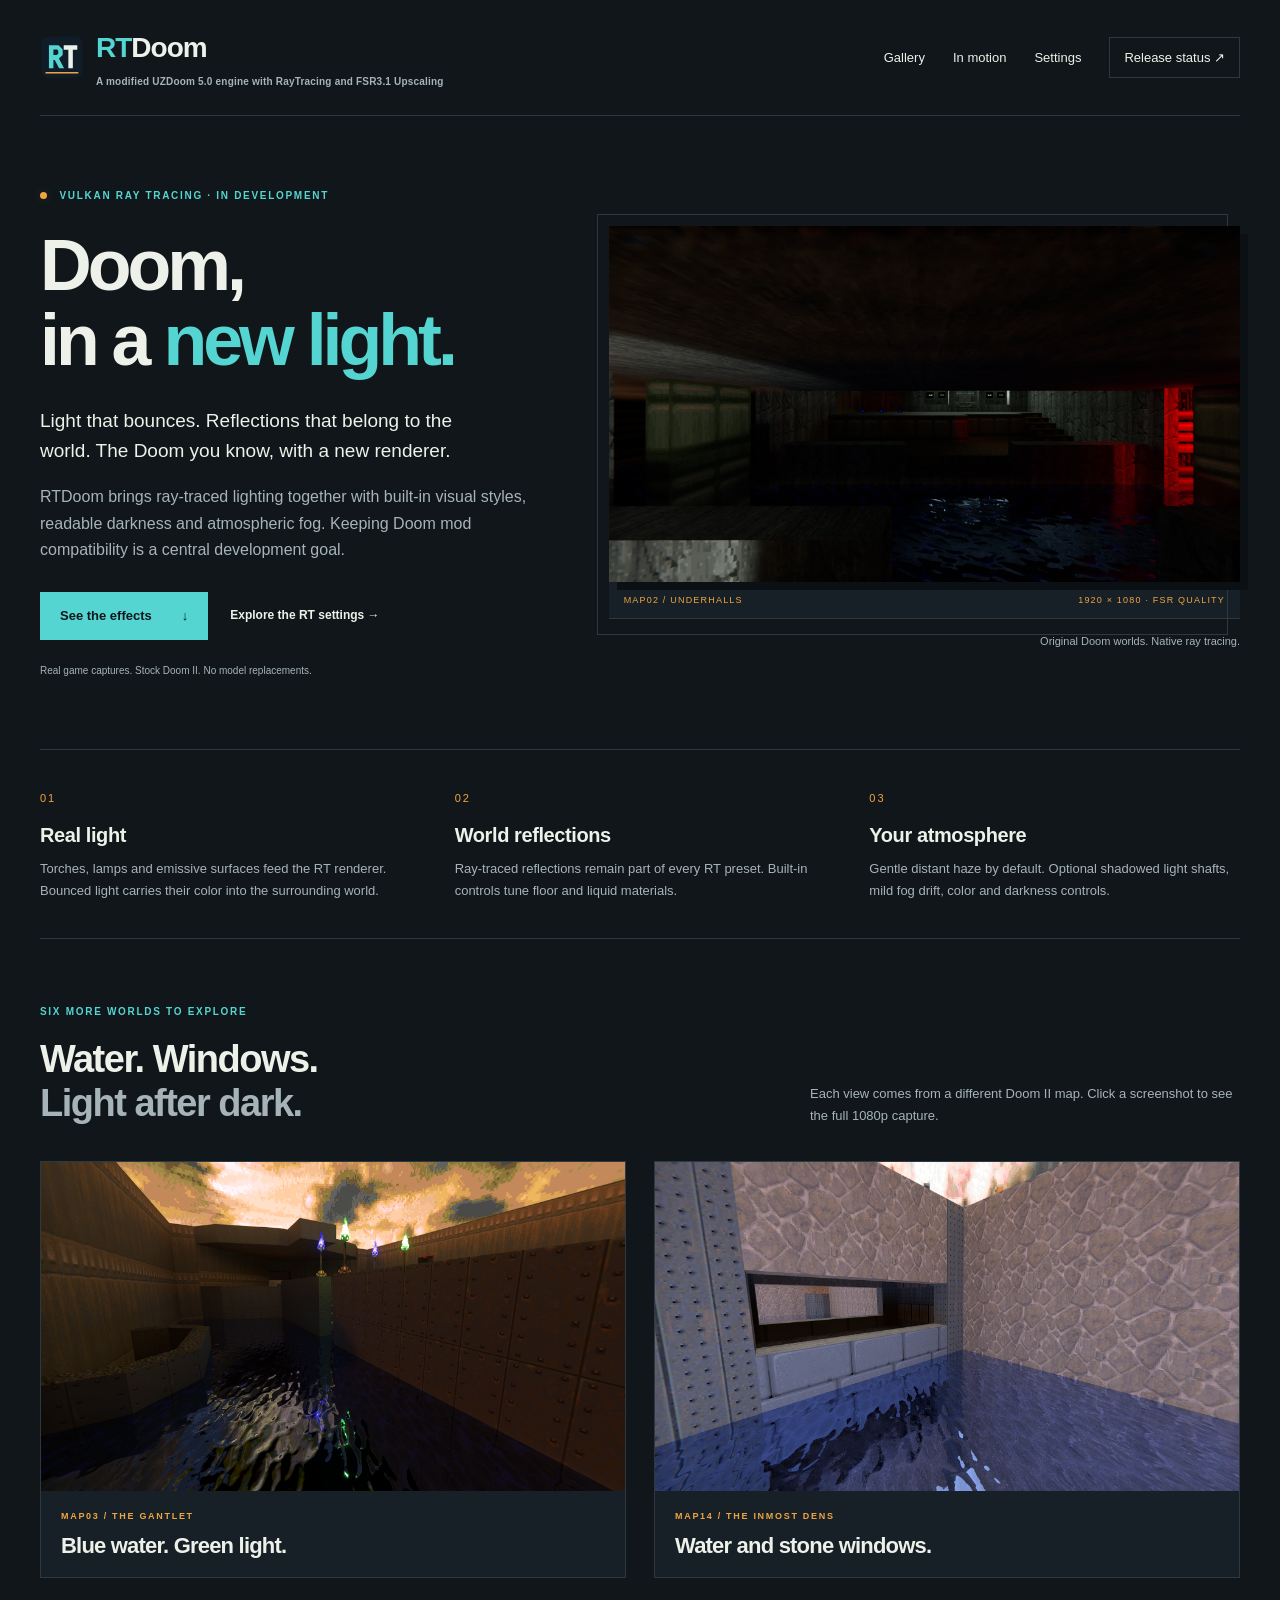
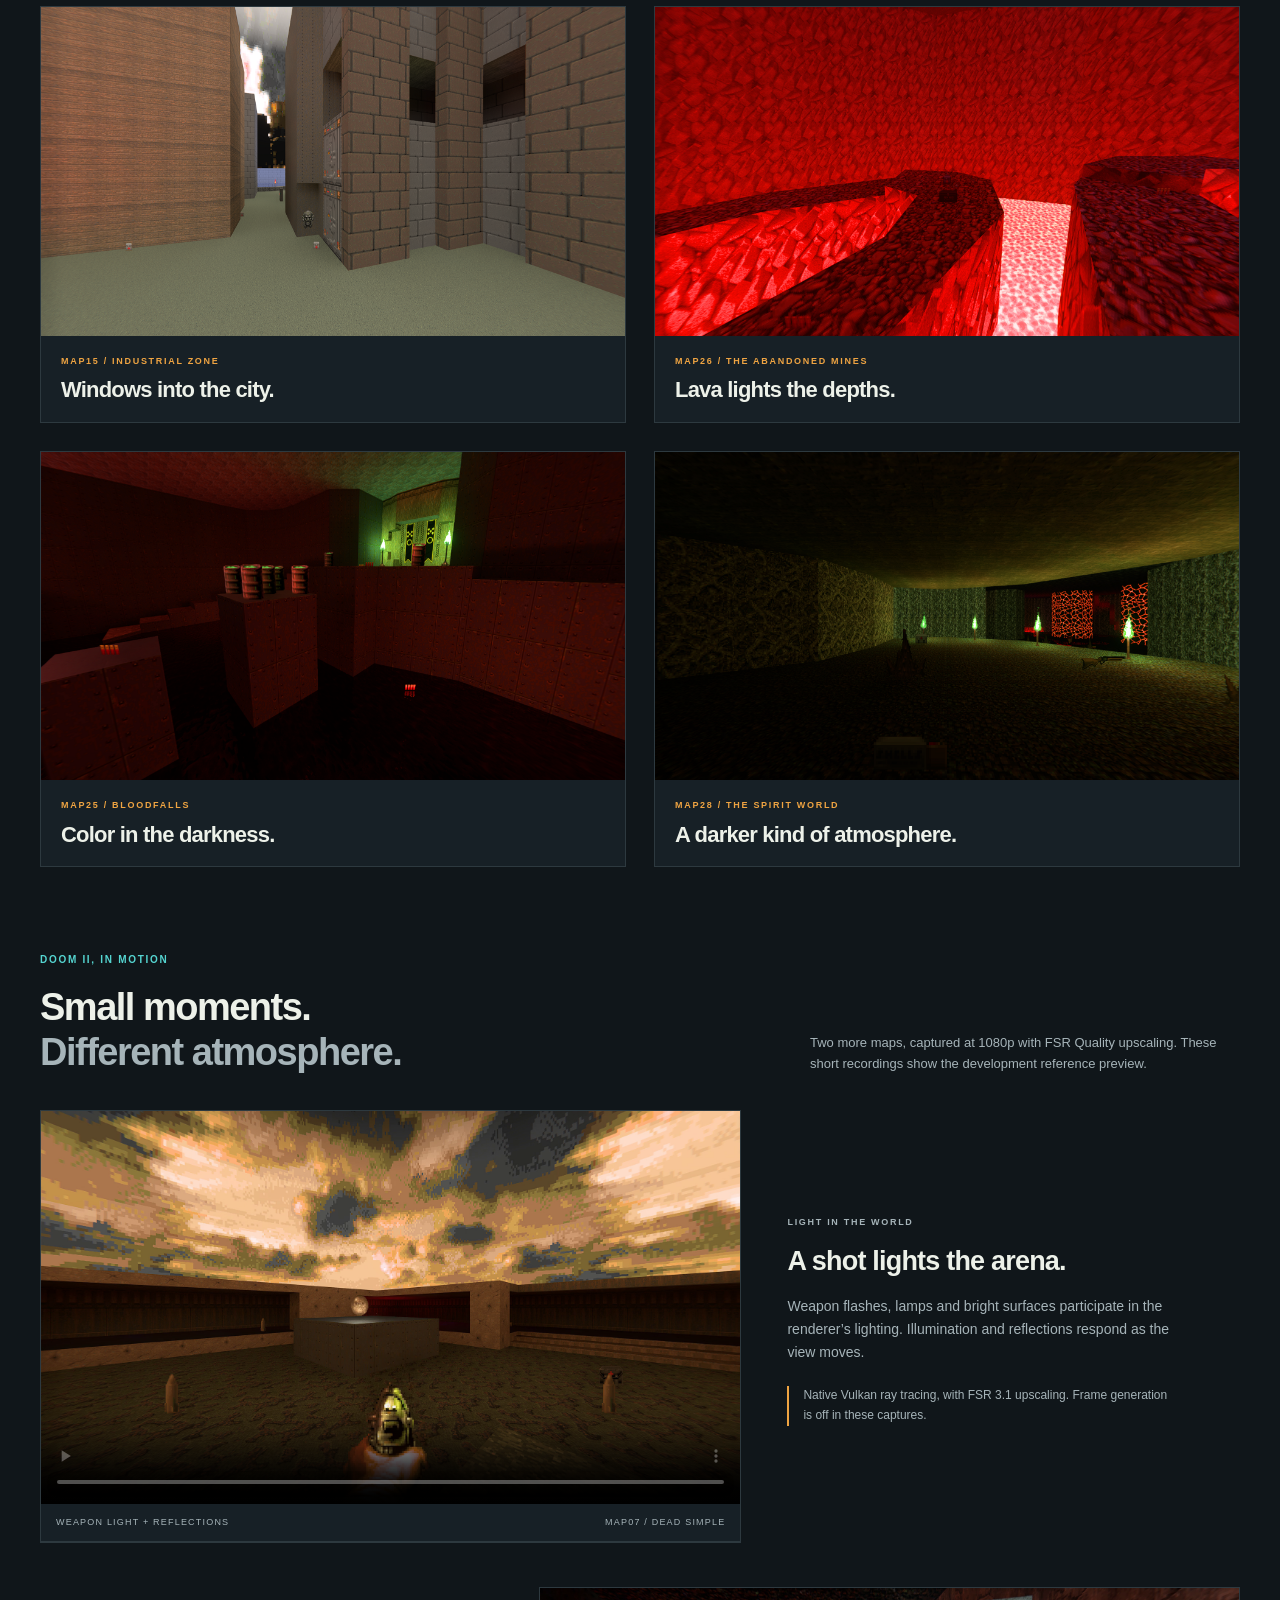
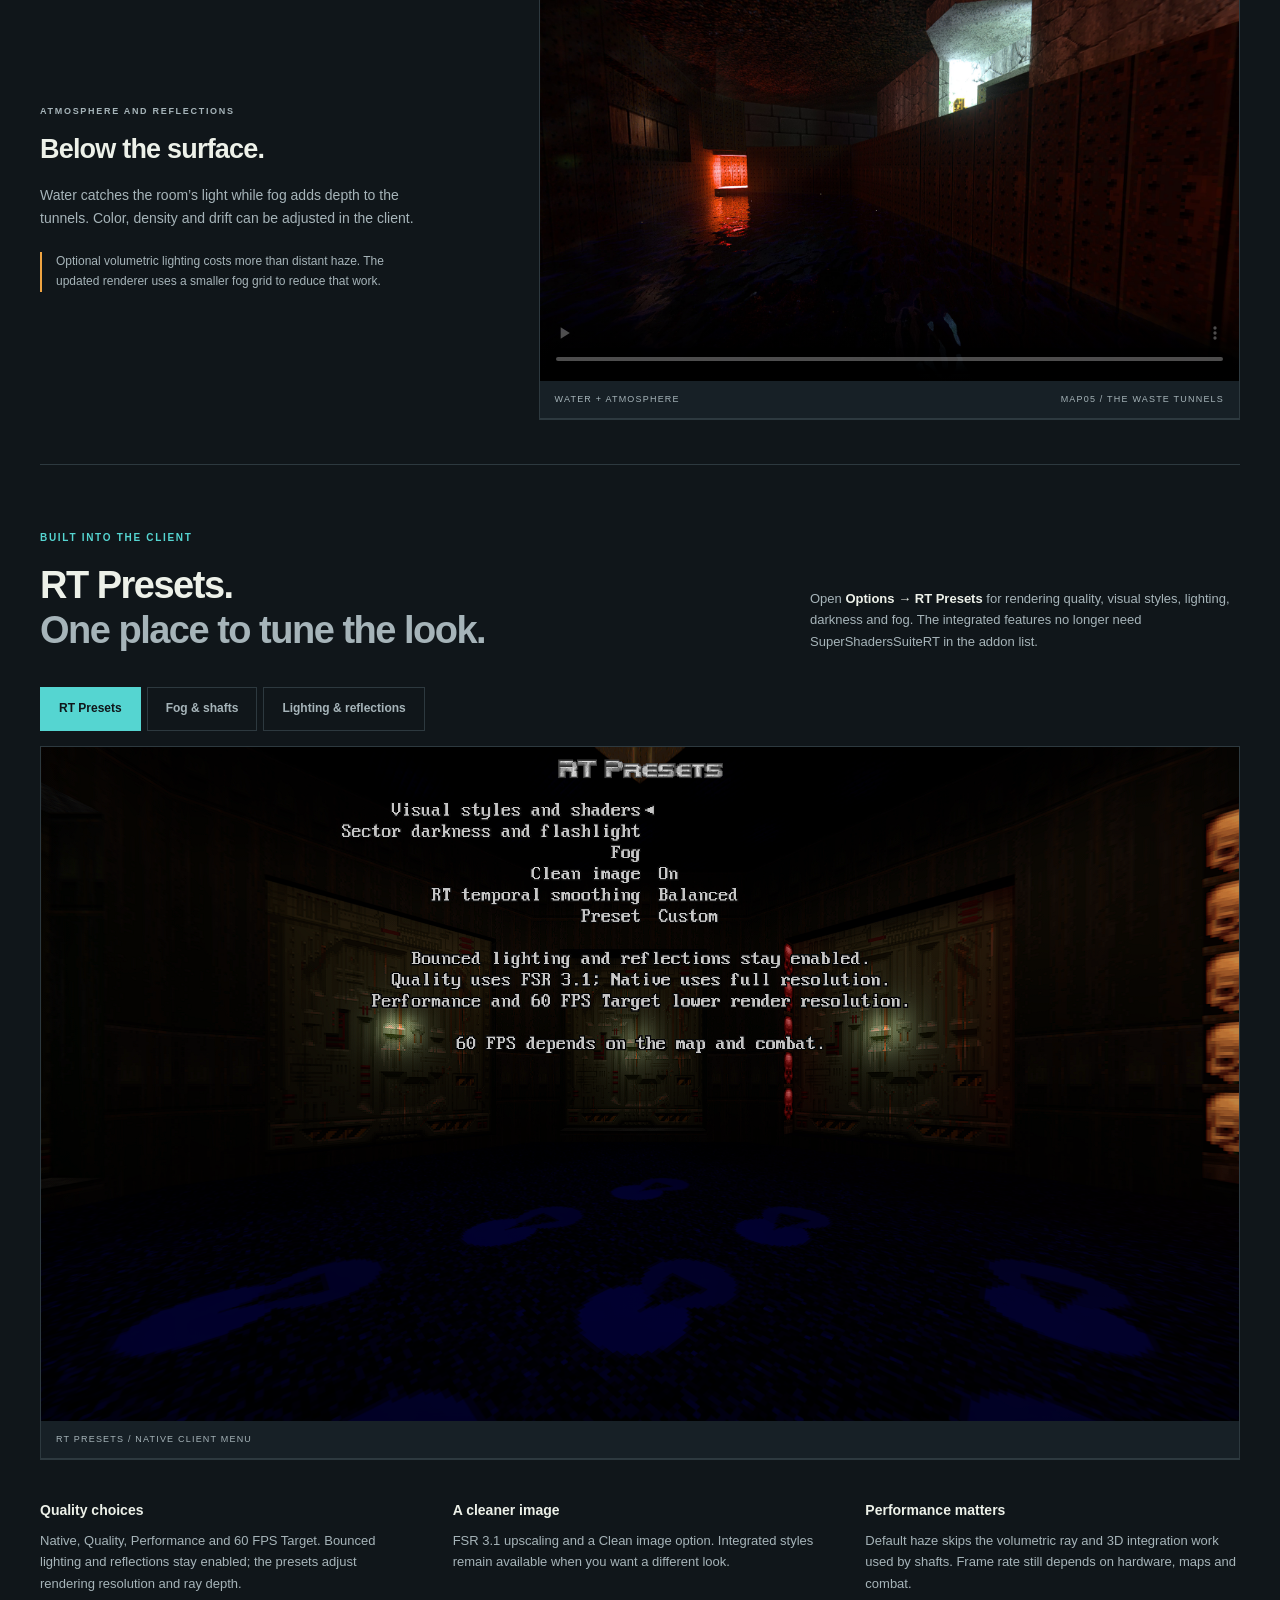
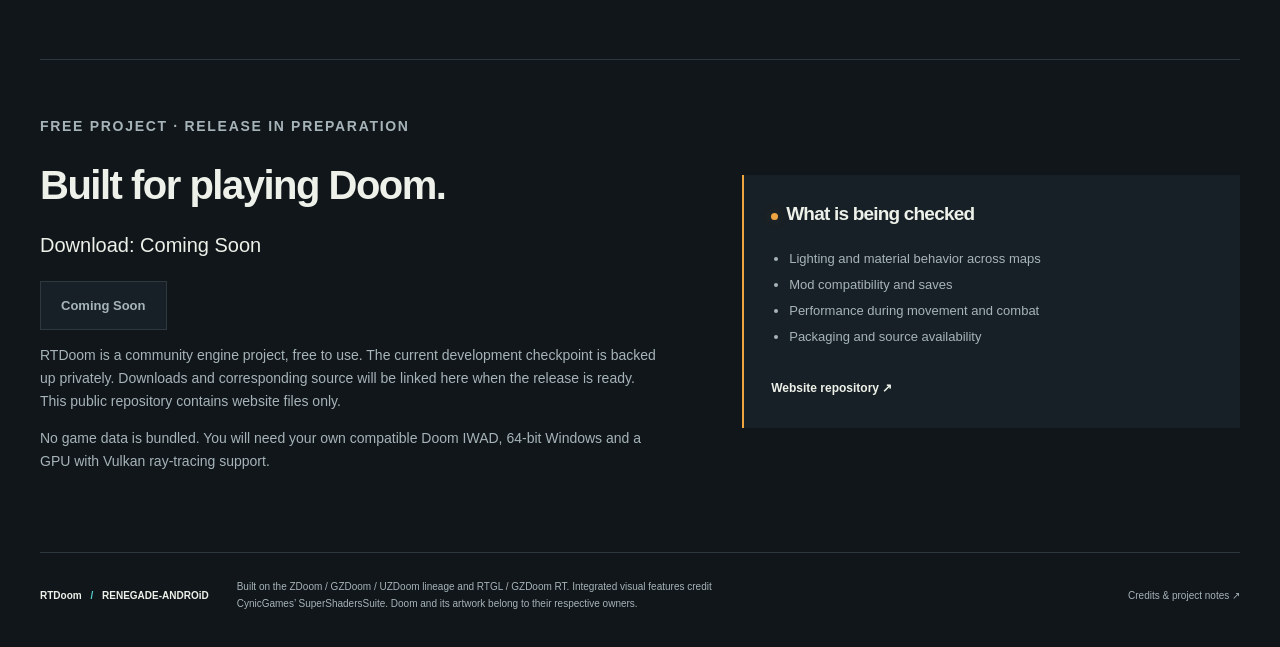
<file: index.html>
<!doctype html><html lang="en"><head><meta charset="utf-8"><meta name="viewport" content="width=device-width,initial-scale=1"><meta http-equiv="refresh" content="0;url=/RTDoom/"><link rel="canonical" href="https://renegade-android.github.io/RTDoom/"><title>RTDoom</title></head><body><p><a href="/RTDoom/">Open the RTDoom website</a></p><script>location.replace('/RTDoom/'+location.search+location.hash);</script></body></html>
</file>
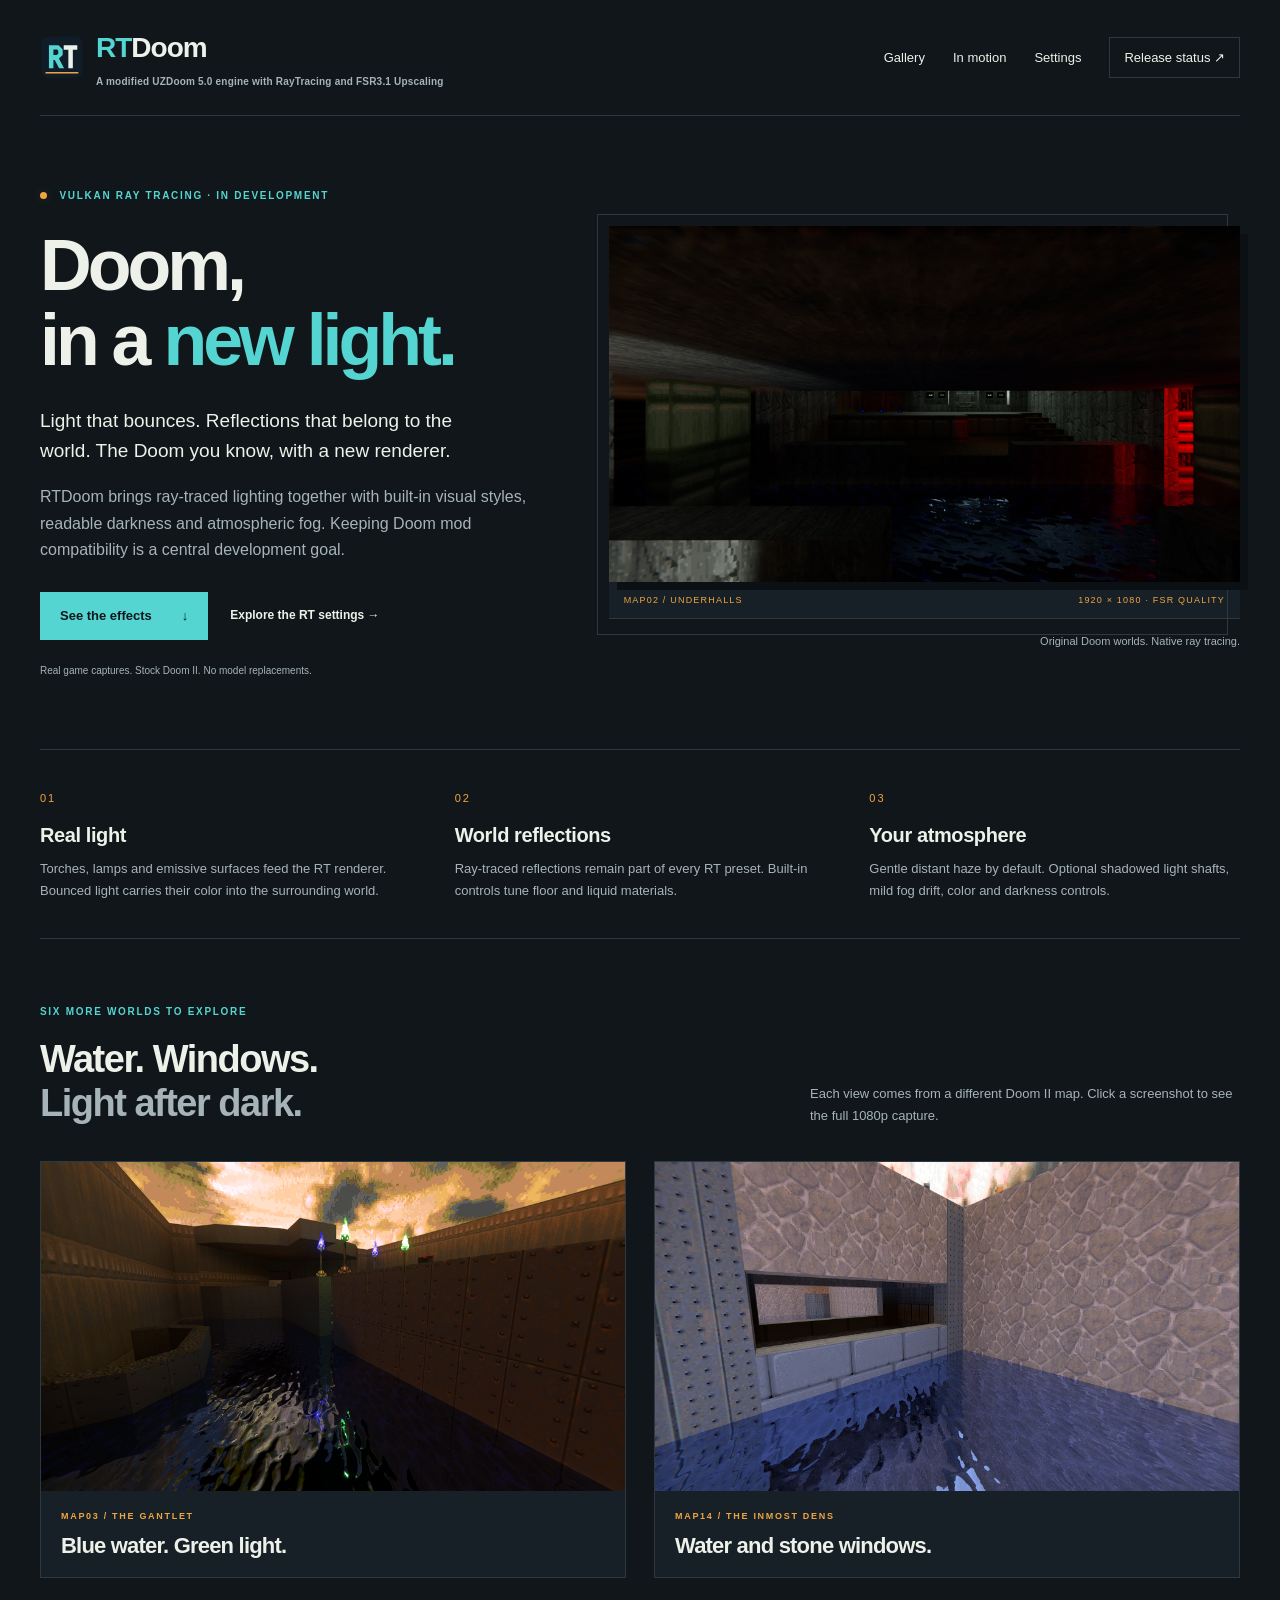
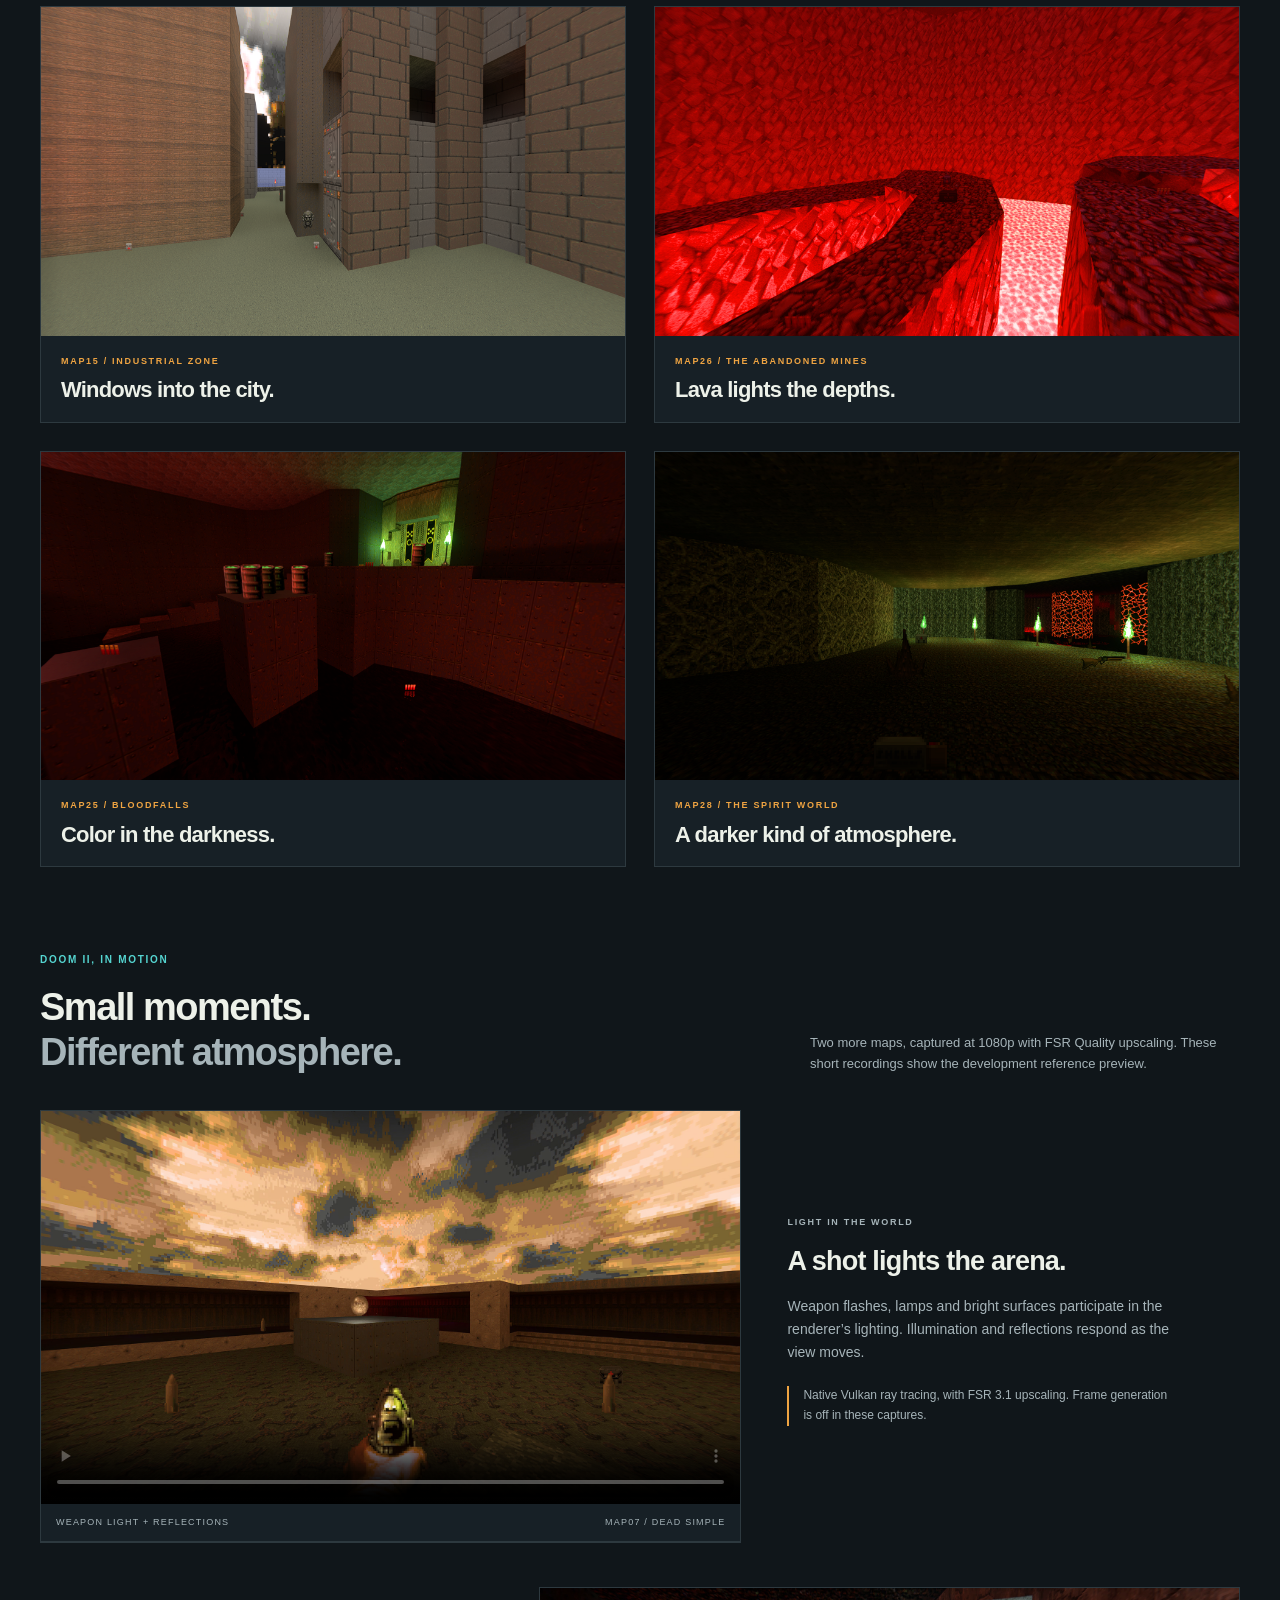
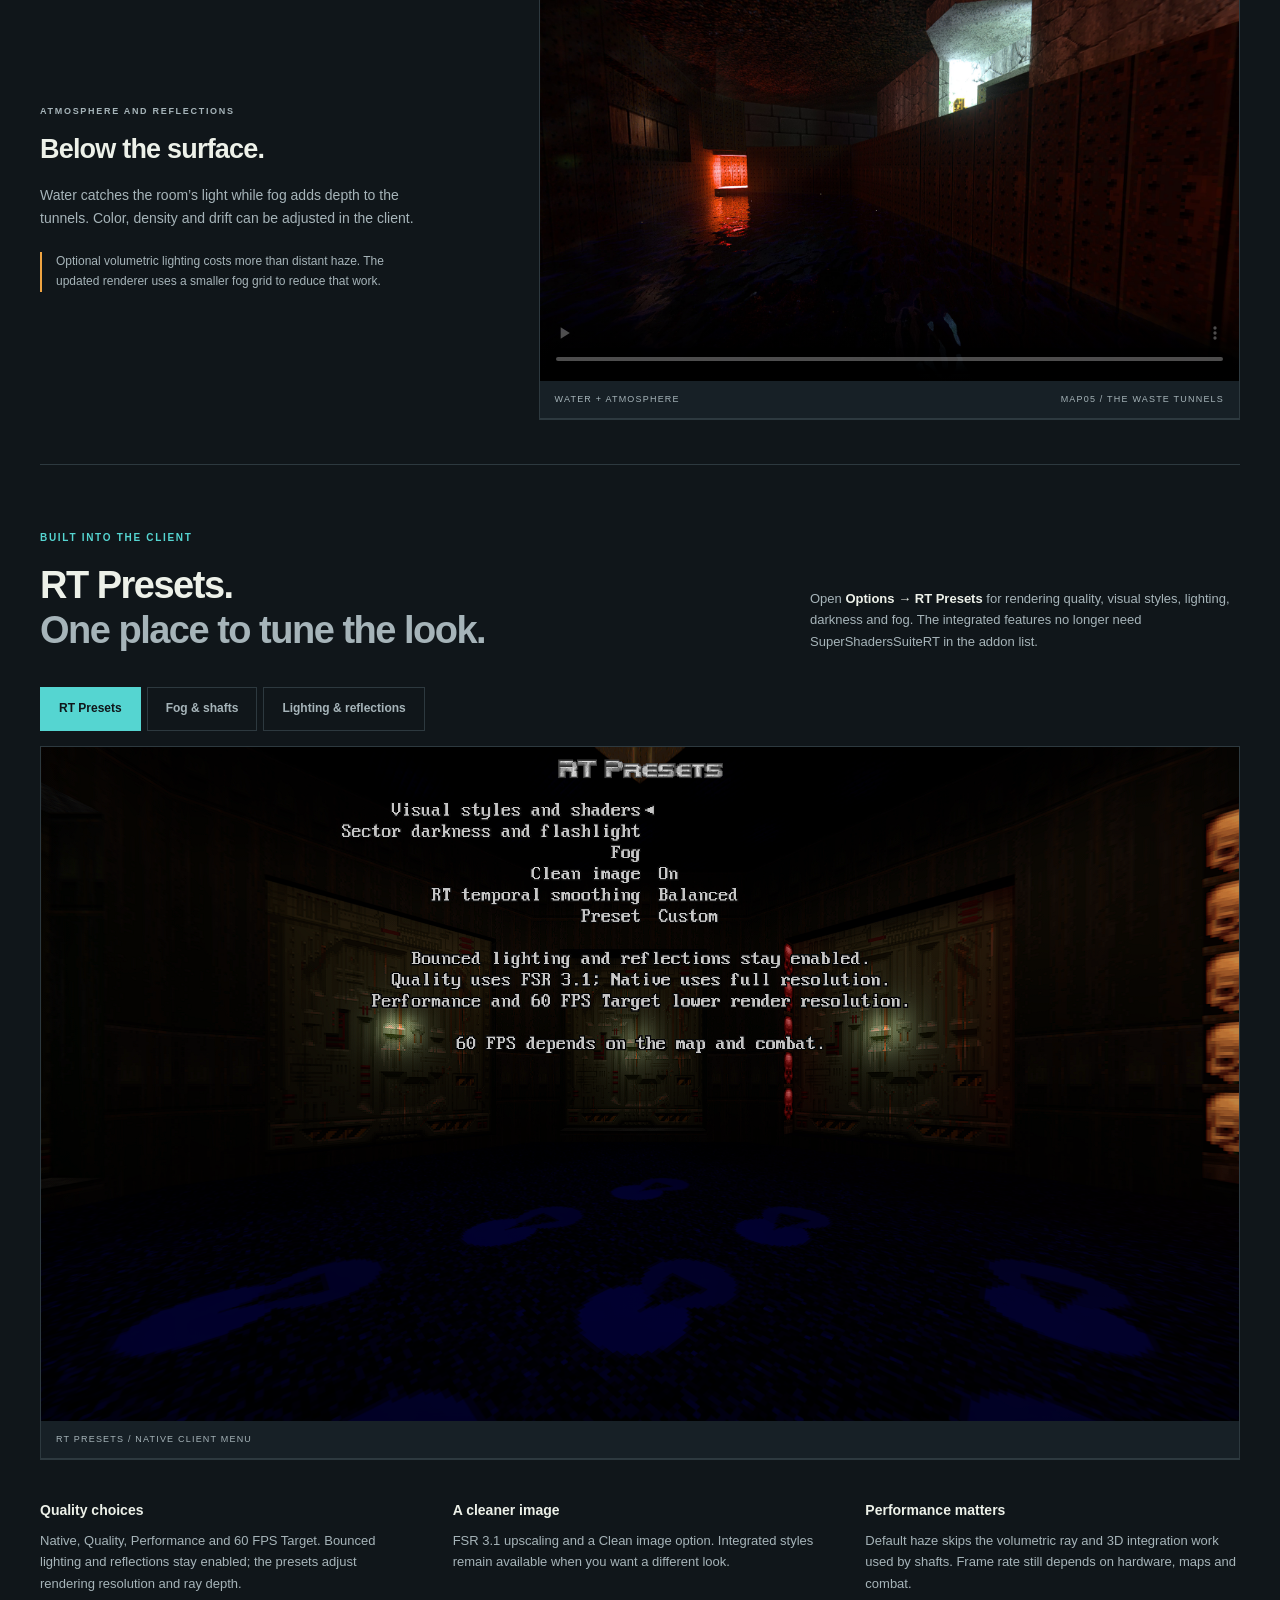
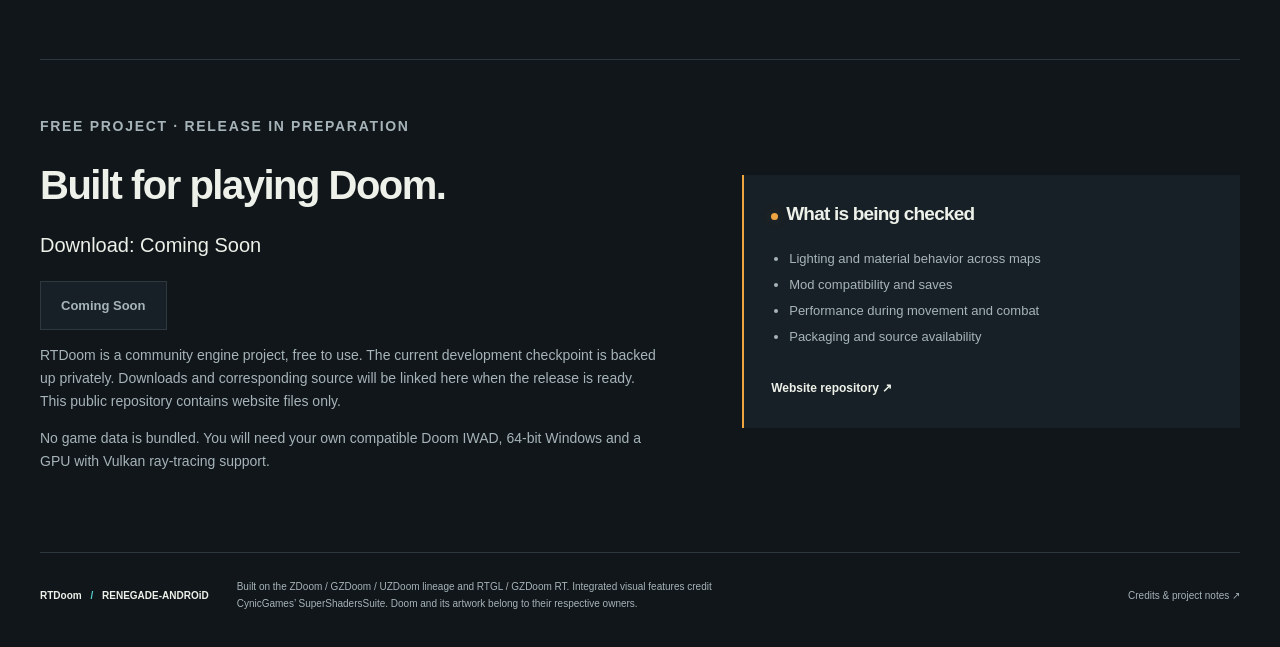
<file: RTDoom/index.html>
<!doctype html>
<html lang="en">
<head>
  <meta charset="utf-8">
  <meta name="viewport" content="width=device-width,initial-scale=1">
  <meta name="theme-color" content="#10161a">
  <meta name="description" content="RTDoom is a free Doom engine project with Vulkan ray-traced lighting, reflections, integrated visual styles and simple fog. See stock Doom captures and the new RT settings.">
  <title>RTDoom — Doom, in a new light</title>
  <link rel="icon" href="assets/rtdoom.svg" type="image/svg+xml">
  <link rel="stylesheet" href="styles.css">
  <script src="site.js" defer></script>
</head>
<body>
  <a class="skip" href="#main">Skip to content</a>
  <header class="wrap site-header">
    <a class="brand" href="#" aria-label="RTDoom home"><img src="assets/rtdoom.svg" width="44" height="44" alt=""><span>RT<span class="light">Doom</span><small>A modified UZDoom 5.0 engine with RayTracing and FSR3.1 Upscaling</small></span></a>
    <nav aria-label="Main navigation"><a href="#gallery">Gallery</a><a href="#effects">In motion</a><a href="#settings">Settings</a><a class="nav-status" href="#release">Release status ↗</a></nav>
  </header>
  <main id="main">
    <section class="hero wrap">
      <div class="hero-copy">
        <p class="eyebrow"><span class="status-dot"></span> VULKAN RAY TRACING · IN DEVELOPMENT</p>
        <h1>Doom,<br>in a <em>new light.</em></h1>
        <p class="lead">Light that bounces. Reflections that belong to the world. The Doom you know, with a new renderer.</p>
        <p class="intro">RTDoom brings ray-traced lighting together with built-in visual styles, readable darkness and atmospheric fog. Keeping Doom mod compatibility is a central development goal.</p>
        <div class="hero-actions"><a class="button" href="#effects">See the effects <span aria-hidden="true">↓</span></a><a class="text-link" href="#settings">Explore the RT settings →</a></div>
        <p class="capture-note">Real game captures. Stock Doom II. No model replacements.</p>
      </div>
      <figure class="hero-visual">
        <button class="image-button" data-enlarge="assets/underhalls-night.webp" data-caption="MAP02 · Underhalls — native reference preview, 1920 × 1080" aria-label="Enlarge the stock Doom screenshot"><img src="assets/underhalls-night.webp" width="1920" height="1080" alt="Underhalls with red lighting, reflective blue water and deep shadows." fetchpriority="high"></button>
        <figcaption class="frame-label"><span>MAP02 / UNDERHALLS</span><span>1920 × 1080 · FSR QUALITY</span></figcaption>
        <p class="visual-note">Original Doom worlds. Native ray tracing.</p>
      </figure>
    </section>
    <section class="principles wrap" aria-label="What changes">
      <div><span class="number">01</span><h2>Real light</h2><p>Torches, lamps and emissive surfaces feed the RT renderer. Bounced light carries their color into the surrounding world.</p></div>
      <div><span class="number">02</span><h2>World reflections</h2><p>Ray-traced reflections remain part of every RT preset. Built-in controls tune floor and liquid materials.</p></div>
      <div><span class="number">03</span><h2>Your atmosphere</h2><p>Gentle distant haze by default. Optional shadowed light shafts, mild fog drift, color and darkness controls.</p></div>
    </section>
    <section class="wrap gallery-section" id="gallery">
      <div class="section-heading"><div><p class="eyebrow">SIX MORE WORLDS TO EXPLORE</p><h2>Water. Windows.<br><span>Light after dark.</span></h2></div><p>Each view comes from a different Doom II map. Click a screenshot to see the full 1080p capture.</p></div>
      <div class="gallery-grid">
        <figure class="gallery-card"><button class="image-button" data-enlarge="assets/gantlet-water.webp" data-caption="MAP03 · The Gantlet — Blue water. Green light." aria-label="Enlarge The Gantlet"><img src="assets/gantlet-water.webp" width="1920" height="1080" loading="lazy" alt="Reflective water beneath the bridge, with green and blue lamps."></button><figcaption><span class="eyebrow">MAP03 / THE GANTLET</span><h3>Blue water. Green light.</h3></figcaption></figure>
        <figure class="gallery-card"><button class="image-button" data-enlarge="assets/inmost-dens.webp" data-caption="MAP14 · The Inmost Dens — Water and stone windows." aria-label="Enlarge The Inmost Dens"><img src="assets/inmost-dens.webp" width="1920" height="1080" loading="lazy" alt="Blue water beneath stone windows and a raised walkway."></button><figcaption><span class="eyebrow">MAP14 / THE INMOST DENS</span><h3>Water and stone windows.</h3></figcaption></figure>
        <figure class="gallery-card"><button class="image-button" data-enlarge="assets/industrial-windows.webp" data-caption="MAP15 · Industrial Zone — Windows into the city." aria-label="Enlarge Industrial Zone"><img src="assets/industrial-windows.webp" width="1920" height="1080" loading="lazy" alt="Outdoor architecture, building windows and distant haze."></button><figcaption><span class="eyebrow">MAP15 / INDUSTRIAL ZONE</span><h3>Windows into the city.</h3></figcaption></figure>
        <figure class="gallery-card"><button class="image-button" data-enlarge="assets/abandoned-mines.webp" data-caption="MAP26 · The Abandoned Mines — Lava lights the depths." aria-label="Enlarge The Abandoned Mines"><img src="assets/abandoned-mines.webp" width="1920" height="1080" loading="lazy" alt="Red lava and raised walkways in the mines."></button><figcaption><span class="eyebrow">MAP26 / THE ABANDONED MINES</span><h3>Lava lights the depths.</h3></figcaption></figure>
        <figure class="gallery-card"><button class="image-button" data-enlarge="assets/bloodfalls.webp" data-caption="MAP25 · Bloodfalls — Color in the darkness." aria-label="Enlarge Bloodfalls"><img src="assets/bloodfalls.webp" width="1920" height="1080" loading="lazy" alt="Red and green illumination across platforms and barrels."></button><figcaption><span class="eyebrow">MAP25 / BLOODFALLS</span><h3>Color in the darkness.</h3></figcaption></figure>
        <figure class="gallery-card"><button class="image-button" data-enlarge="assets/spirit-fog.webp" data-caption="MAP28 · The Spirit World — A darker kind of atmosphere." aria-label="Enlarge The Spirit World"><img src="assets/spirit-fog.webp" width="1920" height="1080" loading="lazy" alt="Green torches, a glowing red opening and fog in a dark cavern."></button><figcaption><span class="eyebrow">MAP28 / THE SPIRIT WORLD</span><h3>A darker kind of atmosphere.</h3></figcaption></figure>
      </div>
    </section>
    <section class="wrap effects-section" id="effects">
      <div class="section-heading"><div><p class="eyebrow">DOOM II, IN MOTION</p><h2>Small moments.<br><span>Different atmosphere.</span></h2></div><p>Two more maps, captured at 1080p with FSR Quality upscaling. These short recordings show the development reference preview.</p></div>
      <article class="effect-row"><figure><video width="1920" height="1080" autoplay muted loop playsinline controls preload="metadata" poster="assets/lighting-poster.webp" aria-label="Weapon lighting in Dead Simple"><source src="assets/lighting.mp4" type="video/mp4"></video><figcaption class="frame-label"><span>WEAPON LIGHT + REFLECTIONS</span><span>MAP07 / DEAD SIMPLE</span></figcaption></figure><div class="effect-copy"><p class="eyebrow">LIGHT IN THE WORLD</p><h3>A shot lights the arena.</h3><p>Weapon flashes, lamps and bright surfaces participate in the renderer’s lighting. Illumination and reflections respond as the view moves.</p><p class="detail">Native Vulkan ray tracing, with FSR 3.1 upscaling. Frame generation is off in these captures.</p></div></article>
      <article class="effect-row reverse"><figure><video width="1920" height="1080" autoplay muted loop playsinline controls preload="metadata" poster="assets/shafts-poster.webp" aria-label="Water and atmosphere in The Waste Tunnels"><source src="assets/shafts.mp4" type="video/mp4"></video><figcaption class="frame-label"><span>WATER + ATMOSPHERE</span><span>MAP05 / THE WASTE TUNNELS</span></figcaption></figure><div class="effect-copy"><p class="eyebrow">ATMOSPHERE AND REFLECTIONS</p><h3>Below the surface.</h3><p>Water catches the room’s light while fog adds depth to the tunnels. Color, density and drift can be adjusted in the client.</p><p class="detail">Optional volumetric lighting costs more than distant haze. The updated renderer uses a smaller fog grid to reduce that work.</p></div></article>
    </section>
    <section class="wrap settings-section" id="settings">
      <div class="section-heading"><div><p class="eyebrow">BUILT INTO THE CLIENT</p><h2>RT Presets.<br><span>One place to tune the look.</span></h2></div><p>Open <strong>Options → RT Presets</strong> for rendering quality, visual styles, lighting, darkness and fog. The integrated features no longer need SuperShadersSuiteRT in the addon list.</p></div>
      <div class="settings-tabs" role="tablist" aria-label="RT settings screenshots">
        <button id="tab-presets" role="tab" aria-selected="true" aria-controls="settings-panel" data-image="presets.webp" data-caption="RT Presets — the main RT options menu">RT Presets</button>
        <button id="tab-fog" role="tab" aria-selected="false" aria-controls="settings-panel" tabindex="-1" data-image="fog.webp" data-caption="Fog — outdoor haze, interior mist, light shafts, color and mild drift">Fog &amp; shafts</button>
        <button id="tab-lighting" role="tab" aria-selected="false" aria-controls="settings-panel" tabindex="-1" data-image="lighting-settings.webp" data-caption="Lighting and reflections — built-in visual controls">Lighting &amp; reflections</button>
      </div>
      <figure id="settings-panel" role="tabpanel" aria-labelledby="tab-presets" tabindex="0">
        <button id="settings-preview" class="image-button" data-enlarge="assets/presets.webp" data-caption="RT Presets — the main RT options menu" aria-label="Enlarge the RT settings screenshot"><img id="settings-image" src="assets/presets.webp" width="1920" height="1080" loading="lazy" alt="RT Presets — the main RT options menu"></button>
        <figcaption id="settings-caption" class="frame-label">RT PRESETS / NATIVE CLIENT MENU</figcaption>
      </figure>
      <div class="settings-notes"><p><strong>Quality choices</strong><br>Native, Quality, Performance and 60 FPS Target. Bounced lighting and reflections stay enabled; the presets adjust rendering resolution and ray depth.</p><p><strong>A cleaner image</strong><br>FSR 3.1 upscaling and a Clean image option. Integrated styles remain available when you want a different look.</p><p><strong>Performance matters</strong><br>Default haze skips the volumetric ray and 3D integration work used by shafts. Frame rate still depends on hardware, maps and combat.</p></div>
    </section>
    <section class="wrap release-section" id="release">
      <div><p class="eyebrow">FREE PROJECT · RELEASE IN PREPARATION</p><h2>Built for playing Doom.</h2><p class="lead">Download: Coming Soon</p><p><button class="button coming-soon" type="button" disabled>Coming Soon</button></p><p>RTDoom is a community engine project, free to use. The current development checkpoint is backed up privately. Downloads and corresponding source will be linked here when the release is ready. This public repository contains website files only.</p><p>No game data is bundled. You will need your own compatible Doom IWAD, 64-bit Windows and a GPU with Vulkan ray-tracing support.</p></div>
      <aside class="release-note"><span class="status-dot"></span><h3>What is being checked</h3><ul><li>Lighting and material behavior across maps</li><li>Mod compatibility and saves</li><li>Performance during movement and combat</li><li>Packaging and source availability</li></ul><a class="text-link" href="https://github.com/RENEGADE-ANDROiD/RENEGADE-ANDROiD.github.io">Website repository ↗</a></aside>
    </section>
  </main>
  <footer class="wrap"><span class="footer-brand">RTDoom <span>/</span> RENEGADE-ANDROiD</span><p>Built on the ZDoom / GZDoom / UZDoom lineage and RTGL / GZDoom RT. Integrated visual features credit CynicGames’ SuperShadersSuite. Doom and its artwork belong to their respective owners.</p><a href="credits.html">Credits &amp; project notes ↗</a></footer>
  <dialog id="image-dialog"><div class="dialog-top"><p id="dialog-caption"></p><button id="close-dialog" type="button">Close ×</button></div><img id="dialog-image" alt=""></dialog>
</body>
</html>
</file>
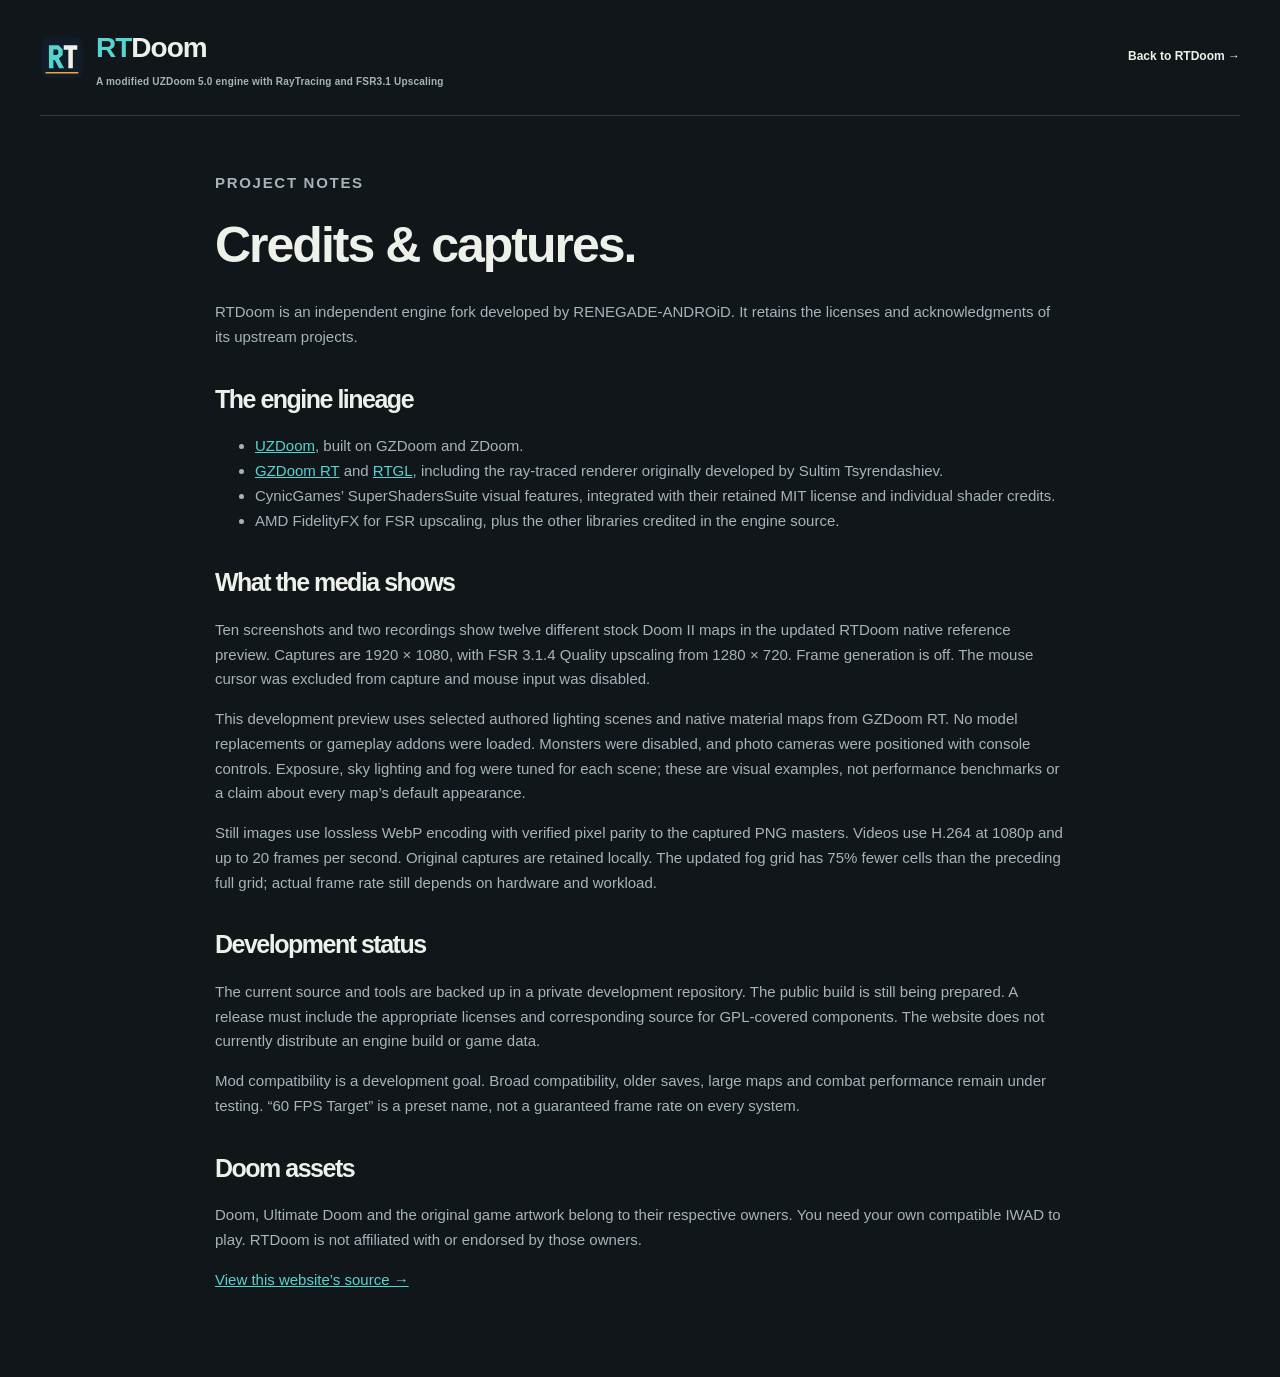
<file: RTDoom/credits.html>
<!doctype html><html lang="en"><head><meta charset="utf-8"><meta name="viewport" content="width=device-width,initial-scale=1"><title>Credits &amp; project notes — RTDoom</title><link rel="icon" href="assets/rtdoom.svg"><link rel="stylesheet" href="styles.css"></head><body><header class="wrap site-header"><a class="brand" href="index.html"><img src="assets/rtdoom.svg" width="44" height="44" alt=""><span>RT<span class="light">Doom</span><small>A modified UZDoom 5.0 engine with RayTracing and FSR3.1 Upscaling</small></span></a><a class="text-link" href="index.html">Back to RTDoom →</a></header><main class="wrap document"><p class="eyebrow">PROJECT NOTES</p><h1>Credits &amp; captures.</h1><p>RTDoom is an independent engine fork developed by RENEGADE-ANDROiD. It retains the licenses and acknowledgments of its upstream projects.</p><h2>The engine lineage</h2><ul><li><a href="https://github.com/UZDoom/UZDoom">UZDoom</a>, built on GZDoom and ZDoom.</li><li><a href="https://github.com/vs-shirokii/gzdoom-rt">GZDoom RT</a> and <a href="https://github.com/vs-shirokii/RTGL">RTGL</a>, including the ray-traced renderer originally developed by Sultim Tsyrendashiev.</li><li>CynicGames’ SuperShadersSuite visual features, integrated with their retained MIT license and individual shader credits.</li><li>AMD FidelityFX for FSR upscaling, plus the other libraries credited in the engine source.</li></ul><h2>What the media shows</h2><p>Ten screenshots and two recordings show twelve different stock Doom II maps in the updated RTDoom native reference preview. Captures are 1920 × 1080, with FSR 3.1.4 Quality upscaling from 1280 × 720. Frame generation is off. The mouse cursor was excluded from capture and mouse input was disabled.</p><p>This development preview uses selected authored lighting scenes and native material maps from GZDoom RT. No model replacements or gameplay addons were loaded. Monsters were disabled, and photo cameras were positioned with console controls. Exposure, sky lighting and fog were tuned for each scene; these are visual examples, not performance benchmarks or a claim about every map’s default appearance.</p><p>Still images use lossless WebP encoding with verified pixel parity to the captured PNG masters. Videos use H.264 at 1080p and up to 20 frames per second. Original captures are retained locally. The updated fog grid has 75% fewer cells than the preceding full grid; actual frame rate still depends on hardware and workload.</p><h2>Development status</h2><p>The current source and tools are backed up in a private development repository. The public build is still being prepared. A release must include the appropriate licenses and corresponding source for GPL-covered components. The website does not currently distribute an engine build or game data.</p><p>Mod compatibility is a development goal. Broad compatibility, older saves, large maps and combat performance remain under testing. “60 FPS Target” is a preset name, not a guaranteed frame rate on every system.</p><h2>Doom assets</h2><p>Doom, Ultimate Doom and the original game artwork belong to their respective owners. You need your own compatible IWAD to play. RTDoom is not affiliated with or endorsed by those owners.</p><p><a href="https://github.com/RENEGADE-ANDROiD/RENEGADE-ANDROiD.github.io">View this website’s source →</a></p></main></body></html>
</file>
<file: RTDoom/styles.css>
:root{color-scheme:dark;--bg:#10161a;--panel:#172026;--text:#edf1e9;--muted:#a6b4b9;--teal:#55d5d1;--amber:#efa442;--line:#2d393f}*{box-sizing:border-box}html{scroll-behavior:smooth;scroll-padding-top:30px}body{margin:0;background:var(--bg);color:var(--text);font:16px/1.65 "Segoe UI",Arial,sans-serif}a{color:inherit}button{font:inherit;cursor:pointer}img{display:block;max-width:100%;height:auto}.wrap{width:min(1320px,calc(100% - 80px));margin-inline:auto}.skip{position:absolute;left:16px;top:-70px;z-index:10;background:var(--teal);color:#10161a;padding:10px 18px}.skip:focus{top:12px}:focus-visible{outline:2px solid var(--amber);outline-offset:5px}.site-header{display:flex;align-items:center;justify-content:space-between;gap:24px;padding-block:25px;border-bottom:1px solid var(--line)}.brand{display:flex;align-items:center;gap:12px;text-decoration:none;font-size:28px;font-weight:800;letter-spacing:-1px;color:var(--teal)}.brand .light{color:var(--text)}.brand small{display:block;font-size:8px;letter-spacing:1.9px;line-height:1.5;color:var(--muted);font-weight:600}nav{display:flex;gap:28px;align-items:center;font-size:13px}nav a{text-decoration:none}nav a:hover,.text-link:hover{color:var(--teal)}.nav-status{border:1px solid var(--line);padding:9px 14px}.hero{display:grid;grid-template-columns:.92fr 1.12fr;gap:50px;align-items:center;padding-block:72px 60px}.eyebrow{font-size:10px;letter-spacing:1.7px;font-weight:700;color:var(--teal);margin:0 0 24px}.status-dot{display:inline-block;width:7px;height:7px;background:var(--amber);border-radius:50%;margin-right:8px;box-shadow:0 0 12px #efa44230}h1{font-size:clamp(50px,5.6vw,82px);line-height:1.04;letter-spacing:-4px;margin:0 0 29px;font-weight:800}h1 em{font-style:normal;color:var(--teal)}h2{font-size:38px;line-height:1.18;letter-spacing:-1.5px;margin:0 0 20px}h2 span{color:var(--muted)}h3{font-size:27px;line-height:1.2;letter-spacing:-.8px;margin:0 0 18px}.lead{font-size:19px;line-height:1.55}.intro,.hero-copy p:not(.eyebrow):not(.lead),.effect-copy p,.release-section p{color:var(--muted)}.hero-copy .lead{max-width:440px;color:var(--text)}.hero-actions{display:flex;flex-wrap:wrap;align-items:center;gap:22px;margin-top:29px}.button{background:var(--teal);color:#10161a;text-decoration:none;font-size:13px;font-weight:800;padding:13px 20px;display:inline-flex;gap:30px;align-items:center}.button:hover{background:#83e3df}.text-link{font-size:12px;font-weight:600;text-decoration:none}.hero-copy .capture-note{font-size:10px;margin-top:23px;color:var(--muted)}figure{margin:0}.image-button{display:block;width:100%;border:0;padding:0;background:#000;text-align:left}.hero-visual{position:relative}.hero-visual:before{content:"";position:absolute;inset:-12px 12px 16px -12px;border:1px solid var(--line);pointer-events:none}.hero-visual .image-button{position:relative;box-shadow:8px 8px 0 #0a1013}.frame-label{display:flex;justify-content:space-between;gap:20px;padding:11px 15px;background:var(--panel);border-bottom:1px solid var(--line);color:var(--muted);font-size:9px;letter-spacing:1.2px}.hero-visual .frame-label{color:var(--amber)}.visual-note{text-align:right;font-size:11px;color:var(--muted);margin:13px 0 0}.principles{display:grid;grid-template-columns:repeat(3,1fr);gap:44px;border-top:1px solid var(--line);border-bottom:1px solid var(--line);padding-block:34px 37px}.principles .number{font-size:11px;letter-spacing:2px;color:var(--amber)}.principles h2{font-size:20px;letter-spacing:-.4px;margin:13px 0 11px}.principles p{font-size:13px;color:var(--muted);margin:0}.effects-section,.settings-section{padding-block:65px 0}.section-heading{display:flex;justify-content:space-between;gap:50px;align-items:flex-end;margin-bottom:35px}.section-heading .eyebrow{margin-bottom:16px}.section-heading h2{margin:0}.section-heading>p{max-width:430px;font-size:13px;color:var(--muted);margin:0}.section-heading strong{color:var(--text)}.effect-row{display:grid;grid-template-columns:1.55fr 1fr;gap:46px;align-items:center;margin-bottom:44px}.effect-row.reverse{grid-template-columns:1fr 1.55fr}.effect-row.reverse figure{order:2}.effect-copy{max-width:390px}.effect-copy .eyebrow{font-size:9px;margin-bottom:15px}.effect-copy p{font-size:14px}.effect-copy .detail{font-size:12px;border-left:2px solid var(--amber);padding-left:14px;margin-top:22px}.effect-row figure{border:1px solid var(--line)}.settings-section{border-top:1px solid var(--line);padding-bottom:52px}.settings-tabs{display:flex;gap:6px;flex-wrap:wrap;margin-bottom:15px}.settings-tabs button{padding:11px 18px;background:transparent;color:var(--muted);border:1px solid var(--line);font-size:12px;font-weight:600}.settings-tabs button[aria-selected=true]{color:#10161a;background:var(--teal);border-color:var(--teal)}#settings-panel{border:1px solid var(--line)}#settings-panel img{max-height:680px;object-fit:contain;background:#000}.settings-notes{display:grid;grid-template-columns:repeat(3,1fr);gap:38px;margin-top:26px;font-size:13px;color:var(--muted)}.settings-notes strong{display:inline-block;color:var(--text);font-size:14px;margin-bottom:8px}.release-section{display:grid;grid-template-columns:1.25fr 1fr;gap:80px;border-top:1px solid var(--line);padding-block:55px 65px}.release-section h2{font-size:40px}.release-section p{font-size:14px}.release-section .lead{font-size:20px;color:var(--text)}.release-note{border-left:2px solid var(--amber);background:var(--panel);padding:27px;align-self:center}.release-note h3{font-size:19px;display:inline}.release-note ul{padding-left:18px;color:var(--muted);font-size:13px;line-height:2;margin-block:18px 24px}footer{display:grid;grid-template-columns:auto 1fr auto;gap:28px;align-items:center;border-top:1px solid var(--line);padding-block:26px 35px;font-size:10px;color:var(--muted)}footer p{max-width:530px;margin:0}.footer-brand{font-weight:700;color:var(--text);white-space:nowrap}.footer-brand span{color:var(--teal);margin:0 6px}footer a{text-decoration:none;white-space:nowrap}dialog{width:min(1500px,calc(100vw - 32px));max-height:calc(100vh - 32px);background:var(--bg);color:var(--text);border:1px solid var(--teal);padding:0;overflow:auto}dialog::backdrop{background:#000e}.dialog-top{position:sticky;top:0;display:flex;justify-content:space-between;align-items:center;gap:20px;background:var(--panel);padding:10px 16px;z-index:1;border-bottom:1px solid var(--line)}.dialog-top p{font-size:12px;margin:0}.dialog-top button{background:transparent;color:var(--text);border:1px solid var(--line);padding:6px 12px;font-size:12px}dialog img{width:100%;height:auto}.document{max-width:850px;padding-block:55px 70px}.document h1{font-size:50px;letter-spacing:-2px}.document h2{font-size:25px;margin-top:35px}.document p,.document li{color:var(--muted);font-size:15px}.document a{color:var(--teal)}
@media(max-width:1000px){.wrap{width:calc(100% - 44px)}.hero{gap:30px;padding-block:55px}.hero h1{font-size:63px}.hero .lead{font-size:17px}.effect-row{gap:30px}.release-section{gap:40px}footer{grid-template-columns:1fr 1fr}footer>a{grid-column:1/-1}}
@media(max-width:760px){.wrap{width:calc(100% - 32px)}.site-header{flex-wrap:wrap;padding-block:19px}nav{gap:20px;font-size:12px}.brand{font-size:26px}.hero{grid-template-columns:1fr;gap:35px;padding-block:40px 45px}.hero h1{font-size:clamp(58px,12vw,82px);letter-spacing:-3px}.hero .lead{font-size:19px;max-width:540px}.hero-visual{max-width:680px}.principles{grid-template-columns:1fr;gap:24px;padding-block:28px}.principles h2{display:inline-block;margin:0 0 8px 15px}.principles p{max-width:560px}.section-heading{display:block;margin-bottom:25px}.section-heading>p{max-width:580px;margin-top:22px}.effects-section,.settings-section{padding-top:40px}h2{font-size:32px}.effect-row,.effect-row.reverse{grid-template-columns:1fr;gap:22px;margin-bottom:35px}.effect-row.reverse figure{order:0}.effect-copy{max-width:560px}.effect-copy h3{font-size:26px}.effect-copy .detail{margin-top:16px}.settings-notes{grid-template-columns:1fr;gap:5px}.settings-tabs button{padding:10px 12px;font-size:11px}.release-section{grid-template-columns:1fr;gap:25px;padding-block:40px 45px}.release-section h2{font-size:34px}footer{grid-template-columns:1fr;gap:15px}footer>a{grid-column:auto}.frame-label{font-size:8px;padding:10px;letter-spacing:.6px}.document h1{font-size:40px}}
@media(prefers-reduced-motion:reduce){html{scroll-behavior:auto}}

.brand small{font-size:10px;letter-spacing:.2px;line-height:1.45;max-width:min(380px,calc(100vw - 110px));margin-top:4px}

video{display:block;width:100%;height:auto;background:#000}.gallery-section{padding-block:65px 20px}.gallery-grid{display:grid;grid-template-columns:repeat(2,minmax(0,1fr));gap:28px}.gallery-card{border:1px solid var(--line);background:var(--panel)}.gallery-card figcaption{padding:18px 20px}.gallery-card .eyebrow{display:block;margin:0 0 9px;color:var(--amber);font-size:9px}.gallery-card h3{font-size:22px;margin:0}.gallery-card img{aspect-ratio:16/9;object-fit:cover}@media(max-width:760px){.gallery-section{padding-top:40px}.gallery-grid{grid-template-columns:1fr;gap:22px}}
.coming-soon:disabled{cursor:default;background:var(--panel);color:var(--muted);border:1px solid var(--line)}
</file>
